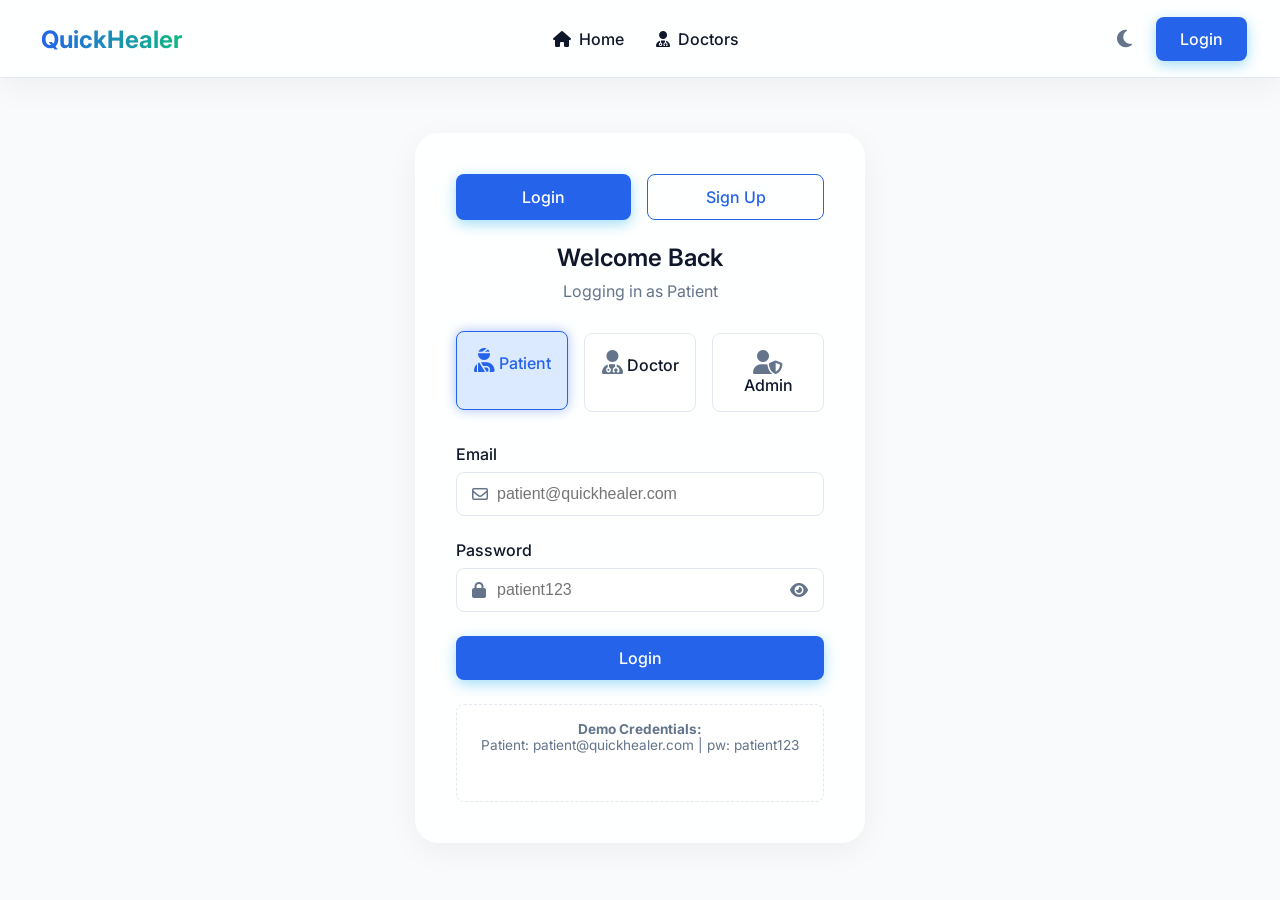
<file: online doctor/admin-dashboard.html>
<!DOCTYPE html>
<html lang="en">
<head>
    <meta charset="UTF-8">
    <meta name="viewport" content="width=device-width, initial-scale=1.0">
    <title>QuickHealer | Admin Dashboard</title>
    
    <link href="https://fonts.googleapis.com/css2?family=Inter:wght@300;400;500;600;700&display=swap" rel="stylesheet">
    <link rel="stylesheet" href="https://cdnjs.cloudflare.com/ajax/libs/font-awesome/6.4.0/css/all.min.css">
    <link rel="stylesheet" href="styles.css">
</head>
<body class="light-mode">
    
    <!-- Navbar -->
    <nav class="navbar glass">
        <div class="nav-brand">
            <i class="fa-solid fa-house-medical-pulse text-danger"></i> <span class="brand-text">QuickHealer</span>
        </div>
        <div class="nav-links">
            <a href="index.html"><i class="fa-solid fa-house"></i> Home</a>
            <span class="text-muted" style="margin-left: 1rem;"><i class="fa-solid fa-shield-halved"></i> Admin Portal</span>
        </div>
        <div class="nav-actions">
            <div class="icon-btn" style="position: relative; margin-right: 10px;" onclick="toggleNotifications()">
                <i class="fa-regular fa-bell"></i>
                <span class="notification-badge hidden" id="nav-notif-badge">0</span>
                <!-- Notifications Dropdown -->
                <div class="dropdown-menu glass" id="notifications-dropdown" style="width: 300px; right: 0; left: auto; padding: 0;">
                    <div style="padding: 1rem; border-bottom: 1px solid var(--border); font-weight: bold;">Notifications</div>
                    <div id="notifications-list" style="max-height: 300px; overflow-y: auto;">
                        <!-- JS injected -->
                    </div>
                </div>
            </div>
            <button id="theme-toggle" class="icon-btn" title="Toggle Theme"><i class="fa-solid fa-moon"></i></button>
            <div id="nav-btn-user">
                <span id="nav-user-name">Loading...</span>
                <div class="profile-dropdown-container">
                    <img src="https://i.pravatar.cc/150?img=14" alt="Profile" class="avatar" id="nav-avatar">
                    <div class="dropdown-menu glass">
                        <a href="admin-dashboard.html">Dashboard</a>
                        <a href="#" id="btn-logout" class="text-danger">Logout</a>
                    </div>
                </div>
            </div>
        </div>
        <button class="mobile-menu-btn"><i class="fa-solid fa-bars"></i></button>
    </nav>
    <div class="mobile-nav glass hidden">
        <a href="index.html">Home</a>
        <a href="admin-dashboard.html" class="mobile-user">Dashboard</a>
        <a href="#" id="mobile-logout" class="mobile-user text-danger">Logout</a>
    </div>
    <!-- Main Application Container -->
    <main id="app-root">

        <!-- ADMIN DASHBOARD VIEW -->
        <section id="view-dashboard-admin" class="view container dashboard-layout">
            <aside class="dashboard-sidebar glass">
                <div class="sidebar-profile">
                    <img src="https://i.pravatar.cc/150?img=14" alt="Admin" id="admin-dash-img" class="avatar-lg">
                    <h3 id="admin-dash-name">Loading...</h3>
                    <span class="badge" style="background: var(--primary); color: white;">Administrator</span>
                </div>
                <div class="sidebar-links">
                    <button class="active" data-tab="admin-overview"><i class="fa-solid fa-chart-pie"></i> Overview</button>
                    <button data-tab="admin-approvals"><i class="fa-solid fa-clipboard-check"></i> Pending Approvals</button>
                    <button data-tab="admin-emergency"><i class="fa-solid fa-truck-medical"></i> Emergency Cases</button>
                    <button data-tab="admin-doctors"><i class="fa-solid fa-user-doctor"></i> Manage Doctors</button>
                    <button data-tab="admin-patients"><i class="fa-solid fa-users"></i> Manage Patients</button>
                </div>
            </aside>
            <div class="dashboard-content">
                <div id="admin-overview" class="dash-tab active">
                    <h2 class="dash-title">System Overview</h2>
                    
                    <div class="metrics-grid" id="admin-metrics">
                        <!-- Loaded via JS -->
                    </div>
                    
                    <h3 class="mt-4 mb-gap">Recent Activity</h3>
                    <div id="admin-recent-activity" class="appointment-list">
                        <!-- Loaded via JS (mixed list of appointments) -->
                    </div>
                </div>
                
                <div id="admin-approvals" class="dash-tab hidden">
                    <h2 class="dash-title">Pending Approvals</h2>
                    <p class="text-muted mb-gap">Review and approve or reject patient appointment requests.</p>
                    <div id="admin-pending-list" class="appointment-list">
                        <!-- Loaded via JS -->
                    </div>
                </div>

                <div id="admin-emergency" class="dash-tab hidden">
                    <h2 class="dash-title text-danger">Emergency Cases</h2>
                    <p class="text-muted mb-gap">High priority emergency appointments.</p>
                    <div id="admin-emergency-list" class="appointment-list">
                        <!-- Loaded via JS -->
                    </div>
                </div>
                
                <div id="admin-doctors" class="dash-tab hidden">
                    <h2 class="dash-title">Manage Doctors</h2>
                    <div class="glass p-3 rounded" style="padding: 2rem;">
                        <p class="text-muted">Doctor management list goes here.</p>
                    </div>
                </div>

                <div id="admin-patients" class="dash-tab hidden">
                    <h2 class="dash-title">Manage Patients</h2>
                    <div class="glass p-3 rounded" style="padding: 2rem;">
                        <p class="text-muted">Patient management list goes here.</p>
                    </div>
                </div>
            </div>
        </section>

    </main>

    <!-- TOAST NOTIFICATION -->
    <div id="toast-container" class="toast-container"></div>

    <script src="script.js"></script>
    <script>
        // Check Auth on page load
        document.addEventListener('DOMContentLoaded', () => {
            const user = JSON.parse(localStorage.getItem('quickhealer_user'));
            if (!user || user.role !== 'admin') {
                window.location.href = 'login.html';
            }
        });
 
        function toggleNotifications() {
            document.getElementById('notifications-dropdown').classList.toggle('hidden');
            if(!document.getElementById('notifications-dropdown').classList.contains('hidden')) {
                markNotificationsAsRead(JSON.parse(localStorage.getItem('quickhealer_user')).email);
            }
        }
    </script>
</body>
</html>
</file>
<file: online doctor/styles.css>
:root {
    /* QuickHealer Light Theme - Green and Blue */
    --primary: #2563eb;
    --primary-dark: #1d4ed8;
    --primary-light: #dbeafe;
    --secondary: #10b981;
    --secondary-dark: #059669;
    --secondary-light: #d1fae5;
    --bg-color: #f8fafc;
    --surface: #ffffff;
    --text-main: #0f172a;
    --text-muted: #64748b;
    --border: #e2e8f0;
    --danger: #dc2626;
    --danger-light: #fee2e2;
    --warning: #f59e0b;
    
    --glass-bg: rgba(255, 255, 255, 0.85);
    --glass-border: rgba(255, 255, 255, 0.6);
    --glass-shadow: 0 8px 32px rgba(0, 0, 0, 0.05);
    
    --shadow-sm: 0 1px 2px 0 rgb(0 0 0 / 0.05);
    --shadow-md: 0 4px 6px -1px rgb(0 0 0 / 0.1), 0 2px 4px -2px rgb(0 0 0 / 0.1);
    --shadow-lg: 0 10px 15px -3px rgb(0 0 0 / 0.1), 0 4px 6px -4px rgb(0 0 0 / 0.1);
    
    --radius-sm: 0.375rem;
    --radius-md: 0.5rem;
    --radius-lg: 1rem;
    --radius-xl: 1.5rem;
    
    --font-main: 'Inter', sans-serif;
    
    --transition: all 0.3s ease;
}

.dark-mode {
    --primary: #3b82f6;
    --primary-dark: #2563eb;
    --primary-light: #1e3a8a;
    --secondary: #34d399;
    --secondary-dark: #10b981;
    --secondary-light: #064e3b;
    --bg-color: #0f172a;
    --surface: #1e293b;
    --text-main: #f8fafc;
    --text-muted: #94a3b8;
    --border: #334155;
    
    --glass-bg: rgba(30, 41, 59, 0.85);
    --glass-border: rgba(255, 255, 255, 0.1);
    --glass-shadow: 0 8px 32px rgba(0, 0, 0, 0.3);
}

/* Base Reset */
* {
    box-sizing: border-box;
    margin: 0;
    padding: 0;
}

body {
    font-family: var(--font-main);
    background-color: var(--bg-color);
    color: var(--text-main);
    min-height: 100vh;
    transition: background-color var(--transition), color var(--transition);
    overflow-x: hidden;
}

a {
    color: var(--primary);
    text-decoration: none;
    transition: var(--transition);
}

a:hover {
    color: var(--primary-dark);
}

img {
    max-width: 100%;
    height: auto;
}

/* Utilities */
.text-primary { color: var(--primary); }
.text-danger { color: var(--danger); }
.text-muted { color: var(--text-muted); }
.text-sm { font-size: 0.875rem; }
.text-center { text-align: center; }
.hidden { display: none !important; }
.container {
    max-width: 1200px;
    margin: 0 auto;
    padding: 2rem 1.5rem;
}
.full-width { width: 100%; }
.mb-gap { margin-bottom: 1rem; }
.mt-4 { margin-top: 2rem; }

/* Glassmorphism Classes */
.glass {
    background: var(--glass-bg);
    backdrop-filter: blur(12px);
    -webkit-backdrop-filter: blur(12px);
    border: 1px solid var(--glass-border);
    box-shadow: var(--glass-shadow);
}

/* Typography */
h1, h2, h3, h4, h5, h6 {
    font-weight: 600;
    line-height: 1.2;
    margin-bottom: 0.5rem;
    color: var(--text-main);
}
.page-title {
    font-size: 2.5rem;
    margin-bottom: 2rem;
    text-align: center;
}
.section-title {
    font-size: 1.75rem;
    margin-bottom: 1.5rem;
}

/* Buttons */
.btn {
    display: inline-flex;
    align-items: center;
    justify-content: center;
    gap: 0.5rem;
    padding: 0.75rem 1.5rem;
    font-family: inherit;
    font-weight: 500;
    font-size: 1rem;
    border-radius: var(--radius-md);
    cursor: pointer;
    transition: var(--transition);
    border: none;
    outline: none;
}
.btn-primary {
    background: var(--primary);
    color: white;
    box-shadow: 0 4px 14px 0 rgba(14, 165, 233, 0.39);
}
.btn-primary:hover {
    background: var(--primary-dark);
    transform: translateY(-2px);
}
.btn-outline {
    background: transparent;
    color: var(--primary);
    border: 1px solid var(--primary);
}
.btn-outline:hover {
    background: var(--primary-light);
}
.icon-btn {
    background: transparent;
    border: none;
    color: var(--text-muted);
    font-size: 1.25rem;
    cursor: pointer;
    padding: 0.5rem;
    border-radius: 50%;
    transition: var(--transition);
    position: relative; /* For badges */
}
.icon-btn:hover {
    background: var(--surface);
    color: var(--primary);
}
.btn-danger {
    background: var(--danger);
    color: white;
}
.btn-danger:hover {
    background: #b91c1c;
}


/* Navbar */
.navbar {
    display: flex;
    justify-content: space-between;
    align-items: center;
    padding: 1rem 2rem;
    position: sticky;
    top: 0;
    z-index: 100;
    border-bottom: 1px solid var(--border);
}
.nav-brand {
    font-size: 1.5rem;
    font-weight: 700;
    display: flex;
    align-items: center;
    gap: 0.5rem;
}
.brand-text {
    background: linear-gradient(to right, var(--primary), var(--secondary));
    -webkit-background-clip: text;
    -webkit-text-fill-color: transparent;
}
.nav-links {
    display: flex;
    gap: 2rem;
}
.nav-links a {
    color: var(--text-main);
    font-weight: 500;
    display: flex;
    align-items: center;
    gap: 0.5rem;
}
.nav-links a:hover, .nav-links a.active {
    color: var(--primary);
}
.nav-actions {
    display: flex;
    align-items: center;
    gap: 1rem;
}
#nav-btn-guest {
    display: flex;
    gap: 0.5rem;
}
#nav-btn-user {
    display: flex;
    align-items: center;
    gap: 0.75rem;
}
.profile-dropdown-container {
    position: relative;
}
.avatar {
    width: 40px;
    height: 40px;
    border-radius: 50%;
    object-fit: cover;
    border: 2px solid var(--primary);
    cursor: pointer;
}
.dropdown-menu {
    position: absolute;
    top: 100%;
    right: 0;
    min-width: 150px;
    border-radius: var(--radius-md);
    padding: 0.5rem 0;
    display: none;
    flex-direction: column;
    /* Removed margin-top to close the gap */
    /* margin-top: 0.5rem; */
}
/* Invisible bridge to prevent hover from breaking */
.profile-dropdown-container::after {
    content: '';
    position: absolute;
    top: 100%;
    left: 0;
    width: 100%;
    height: 10px;
}
.profile-dropdown-container:hover .dropdown-menu {
    display: flex;
    top: calc(100% + 5px); /* Position slightly lower, but bridge covers gap */
}
.dropdown-menu a {
    padding: 0.75rem 1rem;
    color: var(--text-main);
    transition: var(--transition);
}
.dropdown-menu a:hover {
    background: var(--surface);
    color: var(--primary);
}
.mobile-menu-btn {
    display: none;
    background: transparent;
    border: none;
    font-size: 1.5rem;
    color: var(--text-main);
    cursor: pointer;
}

/* Mobile Nav */
.mobile-nav {
    display: flex;
    flex-direction: column;
    position: fixed;
    top: 70px;
    left: 0;
    width: 100%;
    padding: 1rem;
    z-index: 99;
}
.mobile-nav a {
    padding: 1rem;
    border-bottom: 1px solid var(--border);
    color: var(--text-main);
    font-weight: 500;
}

/* Form Styles */
.form-group {
    margin-bottom: 1.5rem;
}
.form-group label {
    display: block;
    margin-bottom: 0.5rem;
    font-weight: 500;
}
.input-wrap {
    position: relative;
    display:flex;
    align-items:center;
}
.input-wrap i {
    position: absolute;
    left: 1rem;
    color: var(--text-muted);
}
.input-wrap input, .form-input, .filter-select {
    width: 100%;
    padding: 0.75rem 1rem 0.75rem 2.5rem;
    border: 1px solid var(--border);
    border-radius: var(--radius-md);
    background: var(--surface);
    color: var(--text-main);
    font-size: 1rem;
    transition: var(--transition);
    outline: none;
}
.form-input { padding: 0.75rem 1rem; }
.input-wrap input:focus, .form-input:focus, .filter-select:focus {
    border-color: var(--primary);
    box-shadow: 0 0 0 3px var(--primary-light);
}

.search-input {
    position: relative;
    display: flex;
    align-items: center;
    flex: 1;
}
.search-input i {
    position: absolute;
    left: 1.25rem;
    color: var(--text-muted);
}
.search-input input {
    width: 100%;
    padding: 1rem 1rem 1rem 3rem;
    border-radius: 50px;
    border: 1px solid var(--border);
    background: var(--surface);
    color: var(--text-main);
    font-size: 1rem;
    outline: none;
    box-shadow: var(--shadow-sm);
}
.search-input input:focus {
    box-shadow: 0 0 0 3px var(--primary-light);
    border-color: var(--primary);
}

/* Radio Cards (Role Selection) */
.role-selector {
    display: flex;
    gap: 1rem;
}
.role-option {
    flex: 1;
    border: 1px solid var(--border);
    border-radius: var(--radius-md);
    padding: 1rem;
    text-align: center;
    cursor: pointer;
    transition: var(--transition);
    background: var(--surface);
    display: flex;
    flex-direction: column;
    align-items: center;
    gap: 0.5rem;
    font-weight: 500;
}
.role-option input[type="radio"] {
    display: none;
}
.role-option i {
    font-size: 1.5rem;
    color: var(--text-muted);
}
.role-option.active {
    border-color: var(--primary);
    background: var(--primary-light);
    color: var(--primary);
    box-shadow: 0 0 12px rgba(37, 99, 235, 0.4);
    transform: translateY(-2px);
}
.role-option.active i {
    color: var(--primary);
}

/* Views Management */
#app-root { position: relative; }
.view {
    animation: fadeIn 0.4s ease forwards;
}

/* Auth View */
.auth-view {
    display: flex;
    justify-content: center;
    align-items: center;
    min-height: calc(100vh - 80px);
}
.auth-card {
    width: 100%;
    max-width: 450px;
    padding: 2.5rem;
    border-radius: var(--radius-xl);
}
.auth-card h2 { text-align: center; margin-bottom: 0.5rem; }
.auth-card p { text-align: center; color: var(--text-muted); margin-bottom: 2rem; }
.auth-footer { text-align: center; margin-top: 1.5rem; font-size: 0.9rem; }
.demo-creds {
    margin-top: 1.5rem;
    padding: 1rem;
    background: var(--surface);
    border-radius: var(--radius-md);
    font-size: 0.85rem;
    border: 1px dashed var(--border);
}

/* Home Hero */
.hero {
    display: flex;
    align-items: center;
    justify-content: space-between;
    padding: 4rem 2rem;
    max-width: 1200px;
    margin: 0 auto;
    gap: 2rem;
}
.hero-content {
    flex: 1;
    max-width: 600px;
}
.hero-content h1 {
    font-size: 3.5rem;
    margin-bottom: 1.5rem;
}
.hero-content p {
    font-size: 1.125rem;
    color: var(--text-muted);
    margin-bottom: 2.5rem;
    line-height: 1.6;
}
.hero-image {
    flex: 1;
    display: flex;
    justify-content: center;
}
.hero-image img {
    max-width: 100%;
    border-radius: var(--radius-xl);
    box-shadow: var(--shadow-lg);
    object-fit: cover;
    height: 400px;
}
.hero-search {
    display: flex;
    padding: 0.5rem;
    border-radius: 50px;
    gap: 0.5rem;
}

/* Badges */
.badge {
    display: inline-block;
    padding: 0.35rem 0.75rem;
    border-radius: 50px;
    background: var(--primary-light);
    color: var(--primary-dark);
    font-size: 0.875rem;
    font-weight: 600;
    margin-bottom: 1rem;
}

/* Categories & Grids */
.categories-grid {
    display: grid;
    grid-template-columns: repeat(auto-fill, minmax(150px, 1fr));
    gap: 1.5rem;
}
.category-card {
    background: var(--surface);
    padding: 1.5rem;
    border-radius: var(--radius-lg);
    text-align: center;
    cursor: pointer;
    transition: var(--transition);
    border: 1px solid var(--border);
    box-shadow: var(--shadow-sm);
}
.category-card:hover {
    border-color: var(--primary);
    transform: translateY(-5px);
    box-shadow: var(--shadow-md);
}
.category-card i {
    font-size: 2rem;
    color: var(--primary);
    margin-bottom: 1rem;
}

.doctors-grid {
    display: grid;
    grid-template-columns: repeat(auto-fill, minmax(280px, 1fr));
    gap: 2rem;
}
.section-header {
    display: flex;
    justify-content: space-between;
    align-items: center;
    margin-bottom: 1.5rem;
}

/* Doctor Card */
.doc-card {
    background: var(--surface);
    border-radius: var(--radius-xl);
    overflow: hidden;
    border: 1px solid var(--border);
    transition: all 0.3s cubic-bezier(0.4, 0, 0.2, 1);
    box-shadow: var(--shadow-sm);
    display: flex;
    flex-direction: column;
}
.doc-card:hover {
    transform: translateY(-8px) scale(1.02);
    box-shadow: var(--shadow-lg);
    border-color: var(--primary-light);
}
.skeleton {
    animation: skeleton-loading 1.2s linear infinite alternate;
    background: linear-gradient(90deg, var(--bg-main) 25%, var(--border) 50%, var(--bg-main) 75%);
    background-size: 200% 100%;
}
@keyframes skeleton-loading {
    0% { background-position: 200% 0; }
    100% { background-position: -200% 0; }
}
.doc-img-wrap {
    position: relative;
    height: 160px;
    width: 160px;
    margin: 1.5rem auto 0;
    background: var(--primary-light);
    border-radius: 50%;
    box-shadow: var(--shadow-md);
    transition: var(--transition);
}
.doc-card:hover .doc-img-wrap {
    transform: scale(1.05);
    box-shadow: 0 0 20px rgba(37, 99, 235, 0.3);
}
.doc-img-wrap img {
    width: 100%;
    height: 100%;
    object-fit: cover;
    border-radius: 50%;
}
.doc-rating {
    position: absolute;
    bottom: 5px;
    right: 5px;
    background: var(--glass-bg);
    backdrop-filter: blur(4px);
    padding: 0.25rem 0.5rem;
    border-radius: var(--radius-sm);
    font-size: 0.875rem;
    font-weight: 600;
    color: var(--text-main);
    display: flex;
    align-items: center;
    gap: 0.25rem;
}
.doc-rating i { color: var(--warning); }
.doc-info {
    padding: 1.5rem;
    flex: 1;
    display: flex;
    flex-direction: column;
}
.doc-info h3 { margin-bottom: 0.25rem; }
.doc-spec {
    color: var(--primary);
    font-weight: 500;
    font-size: 0.875rem;
    margin-bottom: 0.5rem;
}
.doc-meta {
    color: var(--text-muted);
    font-size: 0.875rem;
    margin-bottom: 1rem;
    display: flex;
    gap: 1rem;
}
.doc-meta span { display: flex; align-items: center; gap: 0.25rem; }
.doc-actions {
    margin-top: auto;
}

/* Filters Bar */
.filters-bar {
    display: flex;
    gap: 1rem;
    padding: 1rem;
    border-radius: var(--radius-lg);
    margin-bottom: 2rem;
}
.filter-select {
    width: 200px;
    border-radius: 50px;
}

/* Profile Layout */
.profile-header {
    display: flex;
    gap: 2rem;
    margin-bottom: 2rem;
    background: var(--surface);
    padding: 2rem;
    border-radius: var(--radius-xl);
    border: 1px solid var(--border);
}
.profile-img {
    width: 180px;
    height: 180px;
    border-radius: 50%;
    object-fit: cover;
    border: 4px solid var(--primary-light);
    box-shadow: var(--shadow-md);
    transition: var(--transition);
}
.profile-img:hover {
    transform: scale(1.05);
    box-shadow: 0 0 20px rgba(37, 99, 235, 0.3);
}
.profile-details { flex: 1; }
.profile-details h2 { margin-bottom: 0.25rem; }
.profile-spec { color: var(--primary); font-weight: 600; margin-bottom: 1rem; display: block;}
.stats-row {
    display: flex;
    gap: 2rem;
    margin-bottom: 1rem;
}
.stat-box { text-align: center; }
.stat-box .val { font-size: 1.25rem; font-weight: 700; color: var(--text-main); }
.stat-box .label { font-size: 0.875rem; color: var(--text-muted); }

.back-btn { margin-bottom: 1rem; border-color: var(--border); color: var(--text-muted);}

/* Dashboard Layout */
.dashboard-layout {
    display: flex;
    gap: 2rem;
    align-items: flex-start;
}
.dashboard-sidebar {
    width: 250px;
    border-radius: var(--radius-lg);
    overflow: hidden;
    padding: 1.5rem;
    position: sticky;
    top: 90px;
    background: var(--surface);
    border: 1px solid var(--border);
    box-shadow: var(--shadow-sm);
}
.sidebar-profile {
    text-align: center;
    padding-bottom: 1.5rem;
    border-bottom: 1px solid var(--border);
    margin-bottom: 1.5rem;
}
.avatar-lg {
    width: 80px;
    height: 80px;
    border-radius: 50%;
    margin-bottom: 1rem;
    object-fit: cover;
    border: 3px solid var(--primary);
}
.sidebar-links {
    display: flex;
    flex-direction: column;
    gap: 0.5rem;
}
.sidebar-links button {
    text-align: left;
    background: transparent;
    border: none;
    padding: 0.75rem 1rem;
    border-radius: var(--radius-md);
    cursor: pointer;
    font-weight: 500;
    color: var(--text-main);
    display: flex;
    align-items: center;
    gap: 0.75rem;
    transition: var(--transition);
}
.sidebar-links button:hover {
    background: var(--surface);
    color: var(--primary);
}
.sidebar-links button.active {
    background: var(--primary-light);
    color: var(--primary);
}

.dashboard-content {
    flex: 1;
}
.dash-title { margin-bottom: 1.5rem; }

/* Appointment Items */
.appointment-list {
    display: flex;
    flex-direction: column;
    gap: 1rem;
}
.appointment-card {
    background: var(--surface);
    border: 1px solid var(--border);
    border-radius: var(--radius-lg);
    padding: 1.5rem;
    display: flex;
    justify-content: space-between;
    align-items: center;
    transition: var(--transition);
}
.appointment-card:hover {
    box-shadow: var(--shadow-md);
    border-color: var(--primary-light);
}
.apt-info { display: flex; gap: 1rem; align-items: center; }
.apt-info img { width: 60px; height: 60px; border-radius: 50%; object-fit: cover;}
.apt-details h4 { margin-bottom: 0.25rem; font-size: 1.1rem;}
.apt-meta { color: var(--text-muted); font-size: 0.875rem; display: flex; gap: 1rem;}
.apt-actions { display: flex; gap: 0.5rem; }
.status-badge {
    padding: 0.25rem 0.75rem;
    border-radius: 50px;
    font-size: 0.8rem;
    font-weight: 600;
}
.status-upcoming { background: var(--primary-light); color: var(--primary-dark); }
.status-completed { background: var(--secondary-light); color: var(--secondary-dark); } 
.status-cancelled { background: var(--danger-light); color: var(--danger); }
.status-pending { background: #fef3c7; color: #b45309; } /* amber */
.status-emergency { background: var(--danger); color: white; animation: pulse 2s infinite; }

@keyframes pulse {
    0% { box-shadow: 0 0 0 0 rgba(220, 38, 38, 0.7); }
    70% { box-shadow: 0 0 0 10px rgba(220, 38, 38, 0); }
    100% { box-shadow: 0 0 0 0 rgba(220, 38, 38, 0); }
}

/* Dashboard Metrics Grid (Admin) */
.metrics-grid {
    display: grid;
    grid-template-columns: repeat(auto-fit, minmax(200px, 1fr));
    gap: 1.5rem;
    margin-bottom: 2rem;
}
.metric-card {
    background: var(--surface);
    padding: 1.5rem;
    border-radius: var(--radius-lg);
    border: 1px solid var(--border);
    display: flex;
    align-items: center;
    gap: 1rem;
    box-shadow: var(--shadow-sm);
}
.metric-icon {
    width: 50px; height: 50px;
    border-radius: 50%;
    display: flex; align-items: center; justify-content: center;
    font-size: 1.5rem;
}
.metric-card h3 { font-size: 1.8rem; margin: 0; }
.metric-card p { color: var(--text-muted); margin: 0; font-size: 0.9rem; font-weight: 500;}

/* Notifications */
.notification-badge {
    position: absolute;
    top: 0;
    right: 0;
    background: var(--danger);
    color: white;
    font-size: 0.7rem;
    font-weight: bold;
    min-width: 18px;
    height: 18px;
    border-radius: 50%;
    display: flex;
    align-items: center;
    justify-content: center;
    border: 2px solid var(--surface);
}

.notification-panel {
    background: var(--surface);
    border: 1px solid var(--border);
    border-radius: var(--radius-lg);
    overflow: hidden;
    box-shadow: var(--shadow-md);
}
.notification-item {
    padding: 1rem 1.5rem;
    border-bottom: 1px solid var(--border);
    display: flex;
    align-items: flex-start;
    gap: 1rem;
    transition: var(--transition);
}
.notification-item:hover {
    background: var(--bg-color);
}
.notification-item:last-child {
    border-bottom: none;
}
.notification-item i {
    font-size: 1.5rem;
    margin-top: 0.2rem;
}
.notification-item.unread {
    background: var(--primary-light);
}

/* Emergency Button Navbar */
.btn-emergency {
    background: var(--danger-light);
    color: var(--danger);
    border: 1px solid var(--danger);
    font-weight: 600;
}
.btn-emergency:hover {
    background: var(--danger);
    color: white;
}

/* Time Slots */
.slots-grid {
    display: flex;
    flex-wrap: wrap;
    gap: 0.75rem;
    margin-top: 1rem;
}
.slot-btn {
    padding: 0.5rem 1rem;
    border: 1px solid var(--border);
    border-radius: var(--radius-md);
    background: var(--surface);
    color: var(--text-main);
    cursor: pointer;
    transition: var(--transition);
}
.slot-btn:hover { border-color: var(--primary); }
.slot-btn.selected {
    background: var(--primary);
    color: white;
    border-color: var(--primary);
}
.slot-btn:disabled {
    opacity: 0.5;
    cursor: not-allowed;
    background: #e2e8f0;
    text-decoration: line-through;
}

/* Modal */
.modal-overlay {
    position: fixed;
    top: 0; left: 0; right: 0; bottom: 0;
    background: rgba(0, 0, 0, 0.5);
    backdrop-filter: blur(4px);
    display: flex;
    align-items: center;
    justify-content: center;
    z-index: 1000;
    padding: 1rem;
}
.modal {
    width: 100%;
    max-width: 500px;
    border-radius: var(--radius-xl);
    overflow: hidden;
}
.modal-header {
    padding: 1.5rem;
    border-bottom: 1px solid var(--border);
    display: flex;
    justify-content: space-between;
    align-items: center;
}
.modal-body { padding: 1.5rem; }

/* Toast Notifications */
.toast-container {
    position: fixed;
    bottom: 2rem;
    right: 2rem;
    display: flex;
    flex-direction: column;
    gap: 1rem;
    z-index: 2000;
}
.toast {
    background: var(--surface);
    border-left: 4px solid var(--primary);
    padding: 1rem 1.5rem;
    border-radius: var(--radius-md);
    box-shadow: var(--shadow-lg);
    display: flex;
    align-items: center;
    gap: 1rem;
    animation: slideInRight 0.3s cubic-bezier(0.175, 0.885, 0.32, 1.275) forwards;
}

/* Chat Widget */
.chat-fab {
    position: fixed;
    bottom: 2rem;
    left: 2rem; /* moved to left so toast doesn't overlap */
    width: 60px; height: 60px;
    border-radius: 50%;
    background: var(--primary);
    color: white;
    border: none;
    font-size: 1.5rem;
    cursor: pointer;
    box-shadow: 0 4px 14px 0 rgba(14, 165, 233, 0.5);
    z-index: 900;
    transition: var(--transition);
}
.chat-fab:hover { transform: scale(1.1); }
.chat-widget {
    position: fixed;
    bottom: 90px;
    left: 2rem;
    width: 300px;
    height: 400px;
    border-radius: var(--radius-lg);
    display: flex;
    flex-direction: column;
    overflow: hidden;
    z-index: 900;
    animation: fadeInUp 0.3s ease;
}
.chat-header {
    background: var(--primary);
    color: white;
    padding: 1rem;
    display: flex;
    justify-content: space-between;
    align-items: center;
}
.chat-header .icon-btn { color: white; }
.chat-body {
    flex: 1;
    padding: 1rem;
    overflow-y: auto;
    background: var(--surface);
    display: flex;
    flex-direction: column;
    gap: 0.5rem;
}
.chat-msg {
    max-width: 80%;
    padding: 0.75rem 1rem;
    border-radius: var(--radius-lg);
    font-size: 0.9rem;
}
.chat-msg.bot {
    background: var(--primary-light);
    color: var(--text-main);
    align-self: flex-start;
    border-bottom-left-radius: 0;
}
.chat-msg.user {
    background: var(--primary);
    color: white;
    align-self: flex-end;
    border-bottom-right-radius: 0;
}
.chat-input {
    padding: 0.75rem;
    background: var(--surface);
    border-top: 1px solid var(--border);
    display: flex;
    gap: 0.5rem;
}
.chat-input input {
    flex: 1;
    border: 1px solid var(--border);
    border-radius: 50px;
    padding: 0.5rem 1rem;
    outline: none;
}
.chat-input button {
    background: var(--primary);
    color: white;
    border: none;
    border-radius: 50%;
    width: 36px; height: 36px;
    cursor: pointer;
}

/* Animations */
@keyframes fadeIn {
    from { opacity: 0; }
    to { opacity: 1; }
}
@keyframes fadeInUp {
    from { opacity: 0; transform: translateY(20px); }
    to { opacity: 1; transform: translateY(0); }
}
.fade-in-up {
    animation: fadeInUp 0.6s ease forwards;
    opacity: 0;
}
@keyframes slideInRight {
    from { transform: translateX(100%); opacity: 0;  }
    to { transform: translateX(0); opacity: 1; }
}
.skeleton {
    background: linear-gradient(90deg, var(--border) 25%, var(--surface) 50%, var(--border) 75%);
    background-size: 200% 100%;
    animation: skeletonLoading 1.5s infinite;
    border-radius: var(--radius-sm);
}
@keyframes skeletonLoading {
    0% { background-position: 200% 0; }
    100% { background-position: -200% 0; }
}

/* Emergency Flow & Loaders */
.loader-spinner {
    border: 4px solid var(--border);
    border-top: 4px solid var(--primary);
    border-radius: 50%;
    width: 40px;
    height: 40px;
    animation: spin 1s linear infinite;
    margin: 0 auto 1rem auto;
}
@keyframes spin {
    0% { transform: rotate(0deg); }
    100% { transform: rotate(360deg); }
}

.ambulance-moving {
    display: inline-block;
    font-size: 3rem;
    color: var(--danger);
    animation: driveIn 2s ease-out infinite alternate;
}
@keyframes driveIn {
    0% { transform: translateX(-20px) scale(0.9); opacity: 0.8; }
    100% { transform: translateX(20px) scale(1.1); opacity: 1; }
}

/* Responsive */
@media (max-width: 768px) {
    .hero { flex-direction: column; text-align: center; padding: 2rem 1rem;}
    .hero-content h1 { font-size: 2.5rem; }
    .hero-search { flex-direction: column; border-radius: var(--radius-md); }
    .search-input input { border-radius: var(--radius-md); }
    .nav-links { display: none; }
    #nav-btn-guest .btn { display: none; }
    .mobile-menu-btn { display: block; }
    .filters-bar { flex-direction: column; }
    .filter-select { width: 100%; }
    .profile-header { flex-direction: column; align-items: center; text-align: center; }
    .dashboard-layout { flex-direction: column; }
    .dashboard-sidebar { width: 100%; position: static; }
}
</file>
